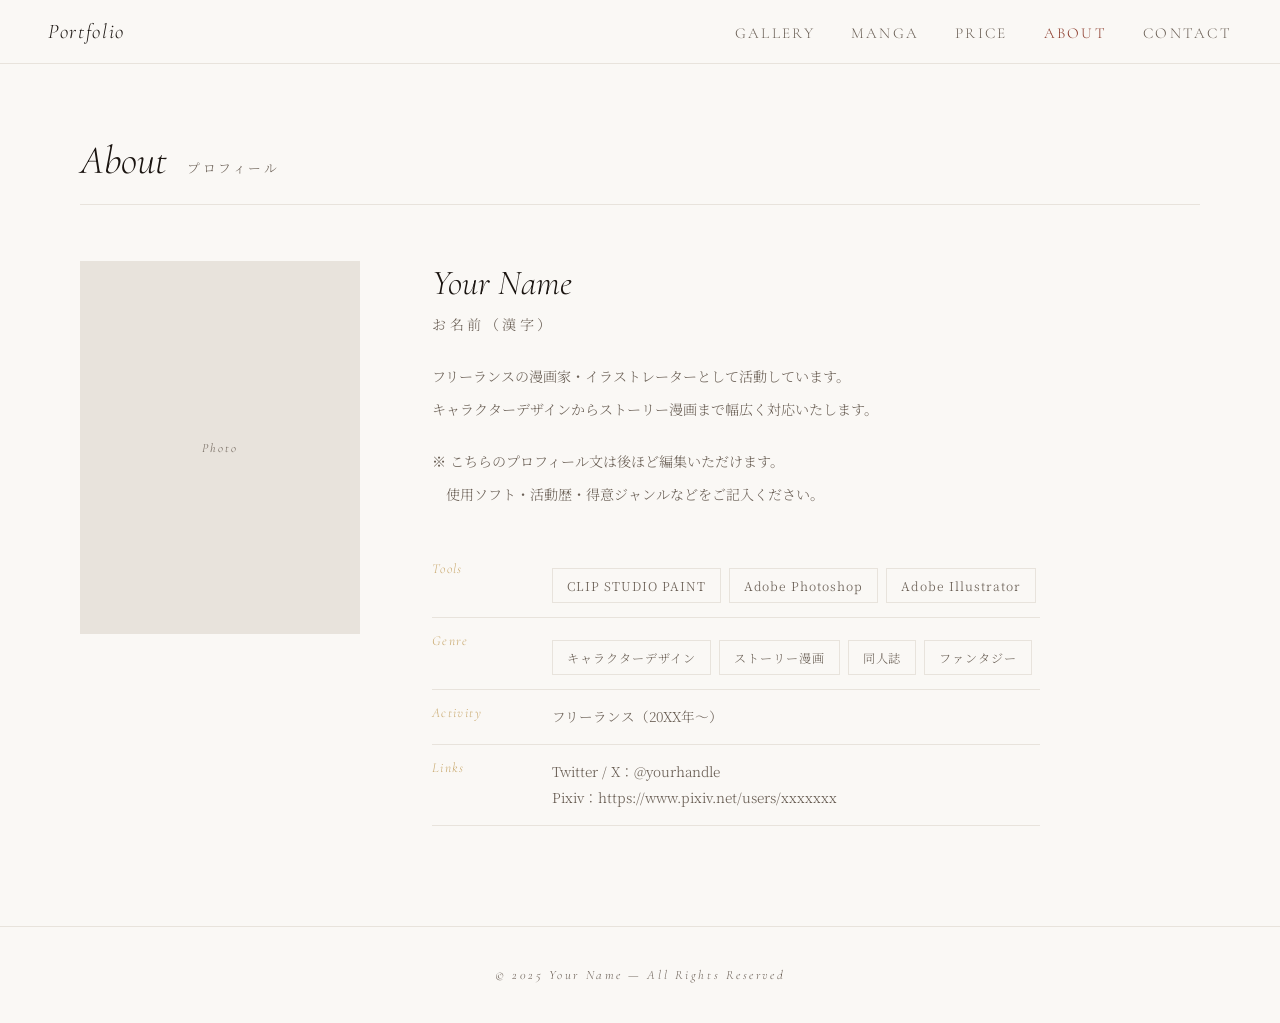
<file: pages/about.html>
<!DOCTYPE html>
<html lang="ja">
<head>
<meta charset="UTF-8">
<meta name="viewport" content="width=device-width, initial-scale=1.0">
<title>About — Portfolio</title>
<link rel="preconnect" href="https://fonts.googleapis.com">
<link href="https://fonts.googleapis.com/css2?family=Cormorant+Garamond:ital,wght@0,300;0,400;1,300&family=Noto+Serif+JP:wght@300;400&display=swap" rel="stylesheet">
<link rel="stylesheet" href="../css/style.css">
<style>
.about-inner {
  display: grid; grid-template-columns: 280px 1fr;
  gap: 72px; align-items: start; max-width: 960px;
}
.about-portrait {
  aspect-ratio: 3/4; background: var(--light);
  display: flex; align-items: center; justify-content: center;
  color: var(--mid); font-size: 0.78rem; letter-spacing: 0.15em;
  font-family: 'Cormorant Garamond', serif; font-style: italic;
}
.about-name-en {
  font-family: 'Cormorant Garamond', serif;
  font-size: 2.2rem; font-weight: 300; font-style: italic;
  color: var(--ink); margin-bottom: 4px;
}
.about-name-jp {
  font-size: 0.8rem; letter-spacing: 0.25em; color: var(--mid);
  margin-bottom: 36px;
}
.about-text p {
  font-size: 0.88rem; line-height: 2.3; color: var(--mid); margin-bottom: 20px;
}
.about-table {
  margin-top: 36px; width: 100%; border-collapse: collapse;
}
.about-table tr { border-bottom: 1px solid var(--light); }
.about-table th {
  font-family: 'Cormorant Garamond', serif; font-style: italic; font-weight: 300;
  font-size: 0.85rem; color: var(--accent2); letter-spacing: 0.1em;
  padding: 14px 20px 14px 0; vertical-align: top; white-space: nowrap;
  width: 120px; text-align: left;
}
.about-table td {
  font-size: 0.85rem; color: var(--mid); padding: 14px 0;
  line-height: 1.9; vertical-align: top;
}
.skill-tags { display: flex; flex-wrap: wrap; gap: 8px; margin-top: 8px; }
.skill-tag {
  padding: 5px 14px; border: 1px solid var(--light);
  font-size: 0.76rem; letter-spacing: 0.08em; color: var(--mid);
}

@media (max-width: 800px) {
  .about-inner { grid-template-columns: 1fr; gap: 40px; }
  .about-portrait { width: 60%; max-width: 220px; }
}
</style>
</head>
<body>
<nav>
  <a href="../index.html" class="nav-logo">Portfolio</a>
  <ul class="nav-links">
    <li><a href="illustration.html">Gallery</a></li>
    <li><a href="manga.html">Manga</a></li>
    <li><a href="price.html">Price</a></li>
    <li><a href="about.html" class="active">About</a></li>
    <li><a href="contact.html">Contact</a></li>
  </ul>
</nav>

<main class="page-main">
  <div class="section-header">
    <span class="section-en">About</span>
    <span class="section-jp">プロフィール</span>
  </div>
  <div class="about-inner">
    <div class="about-portrait">Photo</div>
    <div class="about-text">
      <h2 class="about-name-en">Your Name</h2>
      <p class="about-name-jp">お名前（漢字）</p>
      <p>
        フリーランスの漫画家・イラストレーターとして活動しています。<br>
        キャラクターデザインからストーリー漫画まで幅広く対応いたします。
      </p>
      <p>
        ※ こちらのプロフィール文は後ほど編集いただけます。<br>
        　使用ソフト・活動歴・得意ジャンルなどをご記入ください。
      </p>
      <table class="about-table">
        <tr>
          <th>Tools</th>
          <td>
            <div class="skill-tags">
              <span class="skill-tag">CLIP STUDIO PAINT</span>
              <span class="skill-tag">Adobe Photoshop</span>
              <span class="skill-tag">Adobe Illustrator</span>
            </div>
          </td>
        </tr>
        <tr>
          <th>Genre</th>
          <td>
            <div class="skill-tags">
              <span class="skill-tag">キャラクターデザイン</span>
              <span class="skill-tag">ストーリー漫画</span>
              <span class="skill-tag">同人誌</span>
              <span class="skill-tag">ファンタジー</span>
            </div>
          </td>
        </tr>
        <tr>
          <th>Activity</th>
          <td>フリーランス（20XX年〜）</td>
        </tr>
        <tr>
          <th>Links</th>
          <td>
            Twitter / X：@yourhandle<br>
            Pixiv：https://www.pixiv.net/users/xxxxxxx
          </td>
        </tr>
      </table>
    </div>
  </div>
</main>

<footer><p>&copy; 2025 Your Name — All Rights Reserved</p></footer>
<script src="../js/main.js"></script>
</body>
</html>
</file>
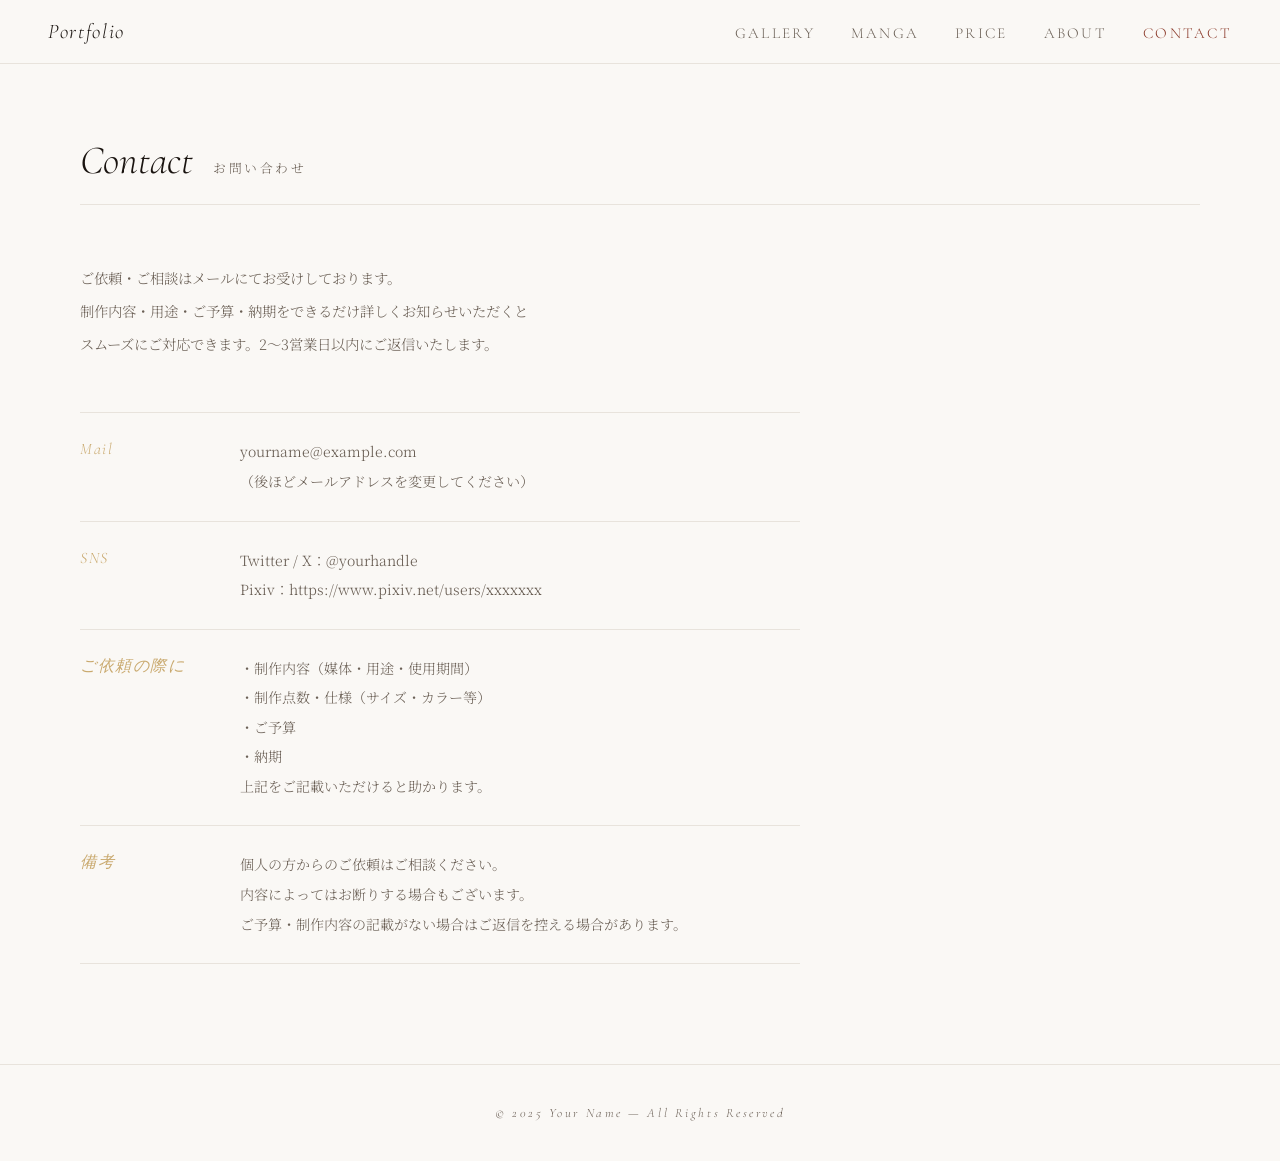
<file: pages/contact.html>
<!DOCTYPE html>
<html lang="ja">
<head>
<meta charset="UTF-8">
<meta name="viewport" content="width=device-width, initial-scale=1.0">
<title>Contact — Portfolio</title>
<link rel="preconnect" href="https://fonts.googleapis.com">
<link href="https://fonts.googleapis.com/css2?family=Cormorant+Garamond:ital,wght@0,300;0,400;1,300&family=Noto+Serif+JP:wght@300;400&display=swap" rel="stylesheet">
<link rel="stylesheet" href="../css/style.css">
<style>
.contact-wrap { max-width: 720px; }
.contact-lead {
  font-size: 0.9rem; line-height: 2.3; color: var(--mid); margin-bottom: 52px;
}
.contact-rows { border-top: 1px solid var(--light); }
.contact-row {
  display: grid; grid-template-columns: 160px 1fr;
  padding: 24px 0; border-bottom: 1px solid var(--light);
  font-size: 0.88rem;
}
.contact-key {
  font-family: 'Cormorant Garamond', serif; font-style: italic;
  color: var(--accent2); letter-spacing: 0.1em; font-size: 1rem;
  padding-top: 2px;
}
.contact-val { color: var(--mid); line-height: 2.1; }
.contact-val a { color: var(--ink); }

@media (max-width: 600px) {
  .contact-row { grid-template-columns: 1fr; gap: 8px; }
}
</style>
</head>
<body>
<nav>
  <a href="../index.html" class="nav-logo">Portfolio</a>
  <ul class="nav-links">
    <li><a href="illustration.html">Gallery</a></li>
    <li><a href="manga.html">Manga</a></li>
    <li><a href="price.html">Price</a></li>
    <li><a href="about.html">About</a></li>
    <li><a href="contact.html" class="active">Contact</a></li>
  </ul>
</nav>

<main class="page-main">
  <div class="section-header">
    <span class="section-en">Contact</span>
    <span class="section-jp">お問い合わせ</span>
  </div>
  <div class="contact-wrap">
    <p class="contact-lead">
      ご依頼・ご相談はメールにてお受けしております。<br>
      制作内容・用途・ご予算・納期をできるだけ詳しくお知らせいただくと<br>
      スムーズにご対応できます。2〜3営業日以内にご返信いたします。
    </p>
    <div class="contact-rows">
      <div class="contact-row">
        <span class="contact-key">Mail</span>
        <span class="contact-val">yourname@example.com<br>（後ほどメールアドレスを変更してください）</span>
      </div>
      <div class="contact-row">
        <span class="contact-key">SNS</span>
        <span class="contact-val">
          Twitter / X：@yourhandle<br>
          Pixiv：https://www.pixiv.net/users/xxxxxxx
        </span>
      </div>
      <div class="contact-row">
        <span class="contact-key">ご依頼の際に</span>
        <span class="contact-val">
          ・制作内容（媒体・用途・使用期間）<br>
          ・制作点数・仕様（サイズ・カラー等）<br>
          ・ご予算<br>
          ・納期<br>
          上記をご記載いただけると助かります。
        </span>
      </div>
      <div class="contact-row">
        <span class="contact-key">備考</span>
        <span class="contact-val">
          個人の方からのご依頼はご相談ください。<br>
          内容によってはお断りする場合もございます。<br>
          ご予算・制作内容の記載がない場合はご返信を控える場合があります。
        </span>
      </div>
    </div>
  </div>
</main>

<footer><p>&copy; 2025 Your Name — All Rights Reserved</p></footer>
<script src="../js/main.js"></script>
</body>
</html>
</file>
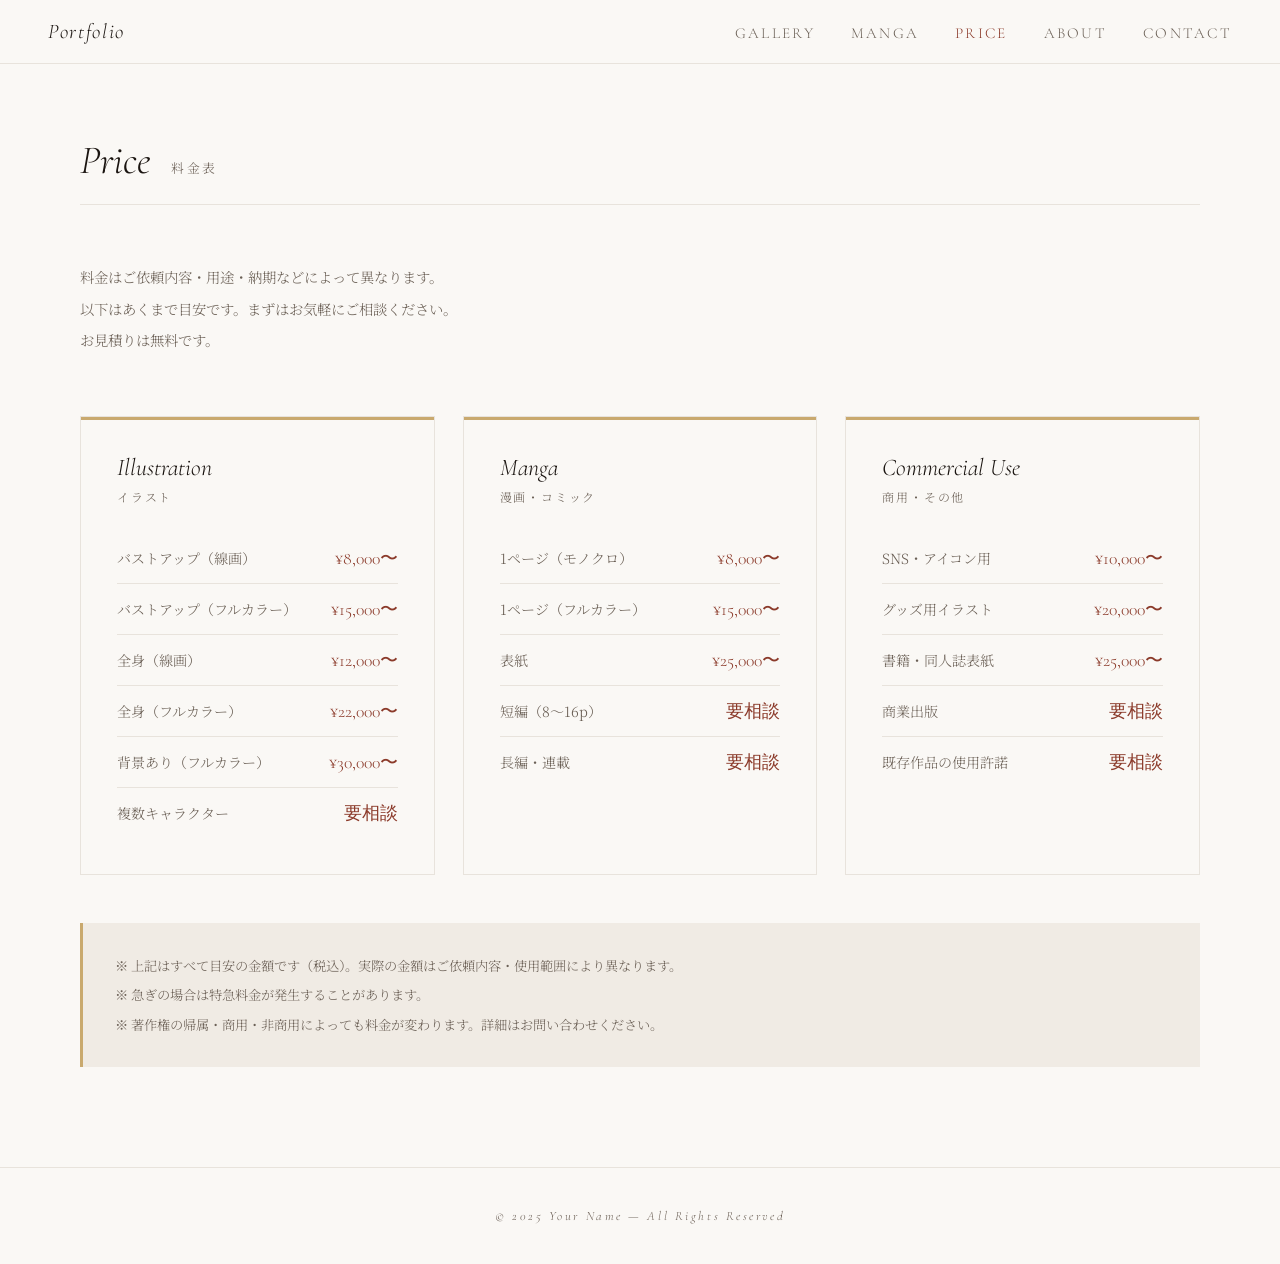
<file: pages/price.html>
<!DOCTYPE html>
<html lang="ja">
<head>
<meta charset="UTF-8">
<meta name="viewport" content="width=device-width, initial-scale=1.0">
<title>Price — Portfolio</title>
<link rel="preconnect" href="https://fonts.googleapis.com">
<link href="https://fonts.googleapis.com/css2?family=Cormorant+Garamond:ital,wght@0,300;0,400;1,300&family=Noto+Serif+JP:wght@300;400&display=swap" rel="stylesheet">
<link rel="stylesheet" href="../css/style.css">
<style>
.price-intro {
  font-size: 0.9rem; line-height: 2.2; color: var(--mid);
  max-width: 640px; margin-bottom: 60px;
}
.price-categories {
  display: grid;
  grid-template-columns: repeat(auto-fill, minmax(300px, 1fr));
  gap: 28px; margin-bottom: 48px;
}
.price-card {
  border: 1px solid var(--light); padding: 36px;
  position: relative; overflow: hidden;
}
.price-card::before {
  content: ''; position: absolute; top: 0; left: 0; right: 0;
  height: 3px; background: var(--accent2);
}
.price-card-title {
  font-family: 'Cormorant Garamond', serif;
  font-size: 1.5rem; font-weight: 300; font-style: italic;
  color: var(--ink); margin-bottom: 6px;
}
.price-card-jp {
  font-size: 0.75rem; color: var(--mid); letter-spacing: 0.15em;
  margin-bottom: 28px;
}
.price-items { list-style: none; }
.price-items li {
  display: flex; justify-content: space-between; align-items: center;
  padding: 13px 0; border-bottom: 1px solid var(--light);
  font-size: 0.88rem; gap: 16px;
}
.price-items li:last-child { border-bottom: none; }
.price-label { color: var(--mid); }
.price-value {
  font-family: 'Cormorant Garamond', serif;
  font-size: 1.1rem; color: var(--accent); white-space: nowrap;
}
.price-note {
  padding: 28px 32px; background: #f0ebe4;
  border-left: 3px solid var(--accent2);
  font-size: 0.83rem; line-height: 2.2; color: var(--mid);
}
</style>
</head>
<body>
<nav>
  <a href="../index.html" class="nav-logo">Portfolio</a>
  <ul class="nav-links">
    <li><a href="illustration.html">Gallery</a></li>
    <li><a href="manga.html">Manga</a></li>
    <li><a href="price.html" class="active">Price</a></li>
    <li><a href="about.html">About</a></li>
    <li><a href="contact.html">Contact</a></li>
  </ul>
</nav>

<main class="page-main">
  <div class="section-header">
    <span class="section-en">Price</span>
    <span class="section-jp">料金表</span>
  </div>
  <p class="price-intro">
    料金はご依頼内容・用途・納期などによって異なります。<br>
    以下はあくまで目安です。まずはお気軽にご相談ください。<br>
    お見積りは無料です。
  </p>

  <div class="price-categories">
    <div class="price-card">
      <div class="price-card-title">Illustration</div>
      <div class="price-card-jp">イラスト</div>
      <ul class="price-items">
        <li><span class="price-label">バストアップ（線画）</span><span class="price-value">¥8,000〜</span></li>
        <li><span class="price-label">バストアップ（フルカラー）</span><span class="price-value">¥15,000〜</span></li>
        <li><span class="price-label">全身（線画）</span><span class="price-value">¥12,000〜</span></li>
        <li><span class="price-label">全身（フルカラー）</span><span class="price-value">¥22,000〜</span></li>
        <li><span class="price-label">背景あり（フルカラー）</span><span class="price-value">¥30,000〜</span></li>
        <li><span class="price-label">複数キャラクター</span><span class="price-value">要相談</span></li>
      </ul>
    </div>

    <div class="price-card">
      <div class="price-card-title">Manga</div>
      <div class="price-card-jp">漫画・コミック</div>
      <ul class="price-items">
        <li><span class="price-label">1ページ（モノクロ）</span><span class="price-value">¥8,000〜</span></li>
        <li><span class="price-label">1ページ（フルカラー）</span><span class="price-value">¥15,000〜</span></li>
        <li><span class="price-label">表紙</span><span class="price-value">¥25,000〜</span></li>
        <li><span class="price-label">短編（8〜16p）</span><span class="price-value">要相談</span></li>
        <li><span class="price-label">長編・連載</span><span class="price-value">要相談</span></li>
      </ul>
    </div>

    <div class="price-card">
      <div class="price-card-title">Commercial Use</div>
      <div class="price-card-jp">商用・その他</div>
      <ul class="price-items">
        <li><span class="price-label">SNS・アイコン用</span><span class="price-value">¥10,000〜</span></li>
        <li><span class="price-label">グッズ用イラスト</span><span class="price-value">¥20,000〜</span></li>
        <li><span class="price-label">書籍・同人誌表紙</span><span class="price-value">¥25,000〜</span></li>
        <li><span class="price-label">商業出版</span><span class="price-value">要相談</span></li>
        <li><span class="price-label">既存作品の使用許諾</span><span class="price-value">要相談</span></li>
      </ul>
    </div>
  </div>

  <div class="price-note">
    ※ 上記はすべて目安の金額です（税込）。実際の金額はご依頼内容・使用範囲により異なります。<br>
    ※ 急ぎの場合は特急料金が発生することがあります。<br>
    ※ 著作権の帰属・商用・非商用によっても料金が変わります。詳細はお問い合わせください。
  </div>
</main>

<footer><p>&copy; 2025 Your Name — All Rights Reserved</p></footer>
<script src="../js/main.js"></script>
</body>
</html>
</file>
<file: css/style.css>
:root {
  --ink: #1a1410;
  --paper: #faf8f5;
  --accent: #8b3a2a;
  --accent2: #c9a96e;
  --mid: #6b6056;
  --light: #e8e3dc;
  --nav-h: 64px;
}

* { margin: 0; padding: 0; box-sizing: border-box; }
html { scroll-behavior: smooth; }

body {
  background: var(--paper);
  color: var(--ink);
  font-family: 'Noto Serif JP', serif;
  font-weight: 300;
}

/* ===== NAV ===== */
nav {
  position: fixed; top: 0; left: 0; right: 0; z-index: 100;
  height: var(--nav-h);
  background: rgba(250,248,245,0.94);
  backdrop-filter: blur(8px);
  border-bottom: 1px solid var(--light);
  display: flex; align-items: center; justify-content: space-between;
  padding: 0 48px;
}
.nav-logo {
  font-family: 'Cormorant Garamond', serif;
  font-size: 1.3rem; font-weight: 300; font-style: italic;
  letter-spacing: 0.08em; color: var(--ink); text-decoration: none;
}
.nav-links { display: flex; gap: 36px; list-style: none; }
.nav-links a {
  font-family: 'Cormorant Garamond', serif;
  font-size: 0.95rem; letter-spacing: 0.15em; text-transform: uppercase;
  color: var(--mid); text-decoration: none; transition: color 0.2s;
}
.nav-links a:hover, .nav-links a.active { color: var(--accent); }

/* ===== PAGE WRAPPER ===== */
.page-main {
  margin-top: var(--nav-h);
  min-height: calc(100vh - var(--nav-h));
  padding: 72px 80px 100px;
}

/* ===== SECTION HEADER ===== */
.section-header {
  display: flex; align-items: baseline; gap: 20px; margin-bottom: 56px;
  padding-bottom: 20px; border-bottom: 1px solid var(--light);
}
.section-en {
  font-family: 'Cormorant Garamond', serif;
  font-size: 2.5rem; font-weight: 300; font-style: italic;
  color: var(--ink);
}
.section-jp {
  font-size: 0.8rem; letter-spacing: 0.2em; color: var(--mid);
}

/* ===== FOOTER ===== */
footer {
  text-align: center; padding: 40px;
  border-top: 1px solid var(--light);
  font-family: 'Cormorant Garamond', serif;
  font-size: 0.8rem; letter-spacing: 0.2em; color: var(--mid);
  font-style: italic;
}

/* ===== LIGHTBOX ===== */
.lightbox {
  display: none; position: fixed; inset: 0; z-index: 999;
  background: rgba(26,20,16,0.96);
  align-items: center; justify-content: center;
}
.lightbox.open { display: flex; }
.lightbox-img-wrap {
  max-width: 88vw; max-height: 88vh;
  display: flex; align-items: center; justify-content: center;
}
.lightbox-img-wrap img {
  max-width: 100%; max-height: 88vh; object-fit: contain;
  display: block;
}
.lightbox-close {
  position: absolute; top: 20px; right: 28px;
  color: var(--paper); font-size: 2rem; cursor: pointer;
  background: none; border: none;
  font-family: 'Cormorant Garamond', serif; line-height: 1;
}
.lightbox-prev, .lightbox-next {
  position: absolute; top: 50%; transform: translateY(-50%);
  color: var(--paper); font-size: 3rem; cursor: pointer;
  background: none; border: none;
  font-family: 'Cormorant Garamond', serif; opacity: 0.5;
  transition: opacity 0.2s; line-height: 1;
}
.lightbox-prev { left: 20px; }
.lightbox-next { right: 20px; }
.lightbox-prev:hover, .lightbox-next:hover { opacity: 1; }
.lightbox-counter {
  position: absolute; bottom: 20px; left: 50%; transform: translateX(-50%);
  font-family: 'Cormorant Garamond', serif; font-style: italic;
  color: rgba(250,248,245,0.5); font-size: 0.9rem; letter-spacing: 0.2em;
}

/* ===== MANGA MODAL ===== */
.manga-modal {
  display: none; position: fixed; inset: 0; z-index: 998;
  background: rgba(26,20,16,0.97);
  flex-direction: column;
}
.manga-modal.open { display: flex; }
.manga-modal-header {
  display: flex; align-items: center; justify-content: space-between;
  padding: 16px 32px;
  border-bottom: 1px solid rgba(250,248,245,0.1);
  flex-shrink: 0;
}
.manga-modal-title {
  font-family: 'Cormorant Garamond', serif; font-style: italic;
  color: var(--paper); font-size: 1.1rem; letter-spacing: 0.1em;
}
.manga-modal-close {
  color: var(--paper); font-size: 1.8rem; cursor: pointer;
  background: none; border: none;
  font-family: 'Cormorant Garamond', serif; line-height: 1; opacity: 0.7;
  transition: opacity 0.2s;
}
.manga-modal-close:hover { opacity: 1; }
.manga-modal-body {
  flex: 1; overflow-y: auto;
  display: flex; flex-direction: column; align-items: center;
  padding: 32px 20px 60px;
  gap: 3px;
}
.manga-modal-body img {
  width: 100%; max-width: 720px; display: block;
}

/* ===== RESPONSIVE ===== */
@media (max-width: 900px) {
  nav { padding: 0 24px; }
  .nav-links { gap: 18px; }
  .nav-links a { font-size: 0.82rem; }
  .page-main { padding: 48px 24px 80px; }
}
@media (max-width: 600px) {
  .nav-links { gap: 12px; }
  .nav-links a { letter-spacing: 0.05em; }
}
</file>
